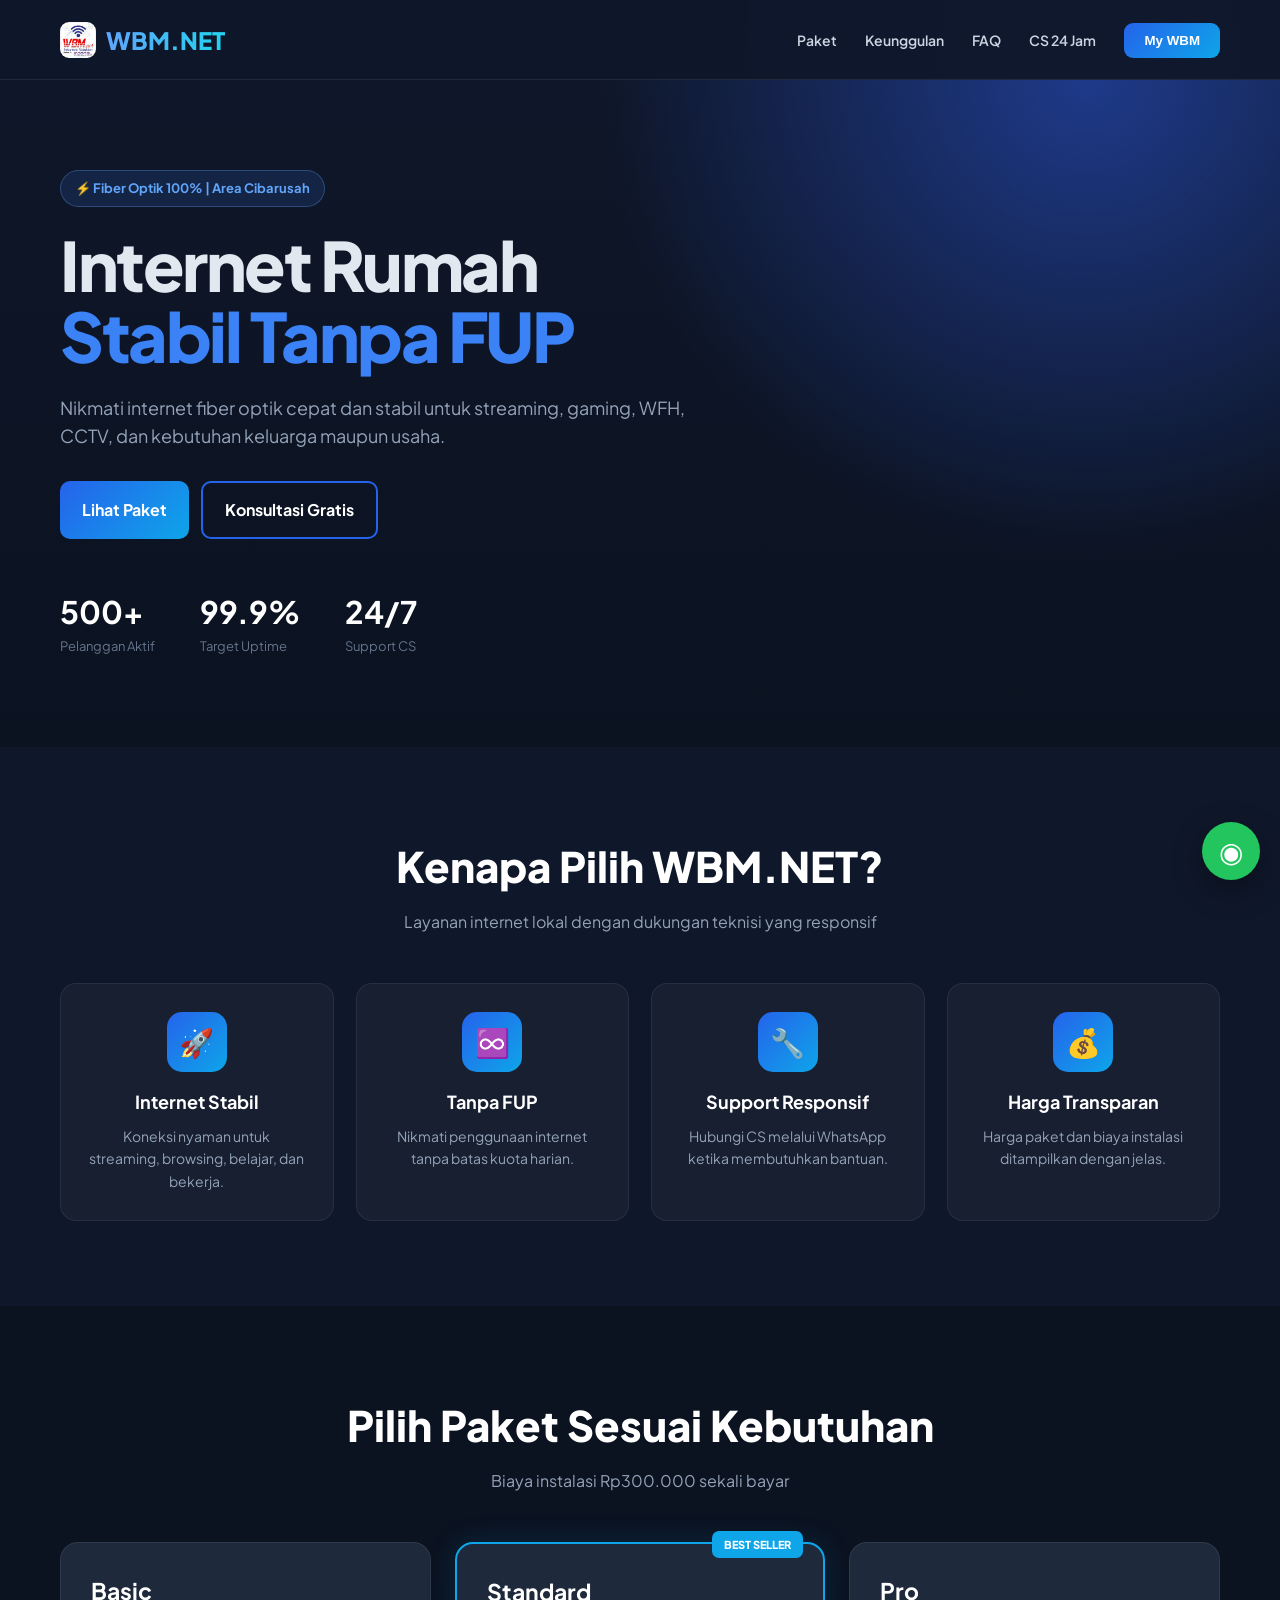
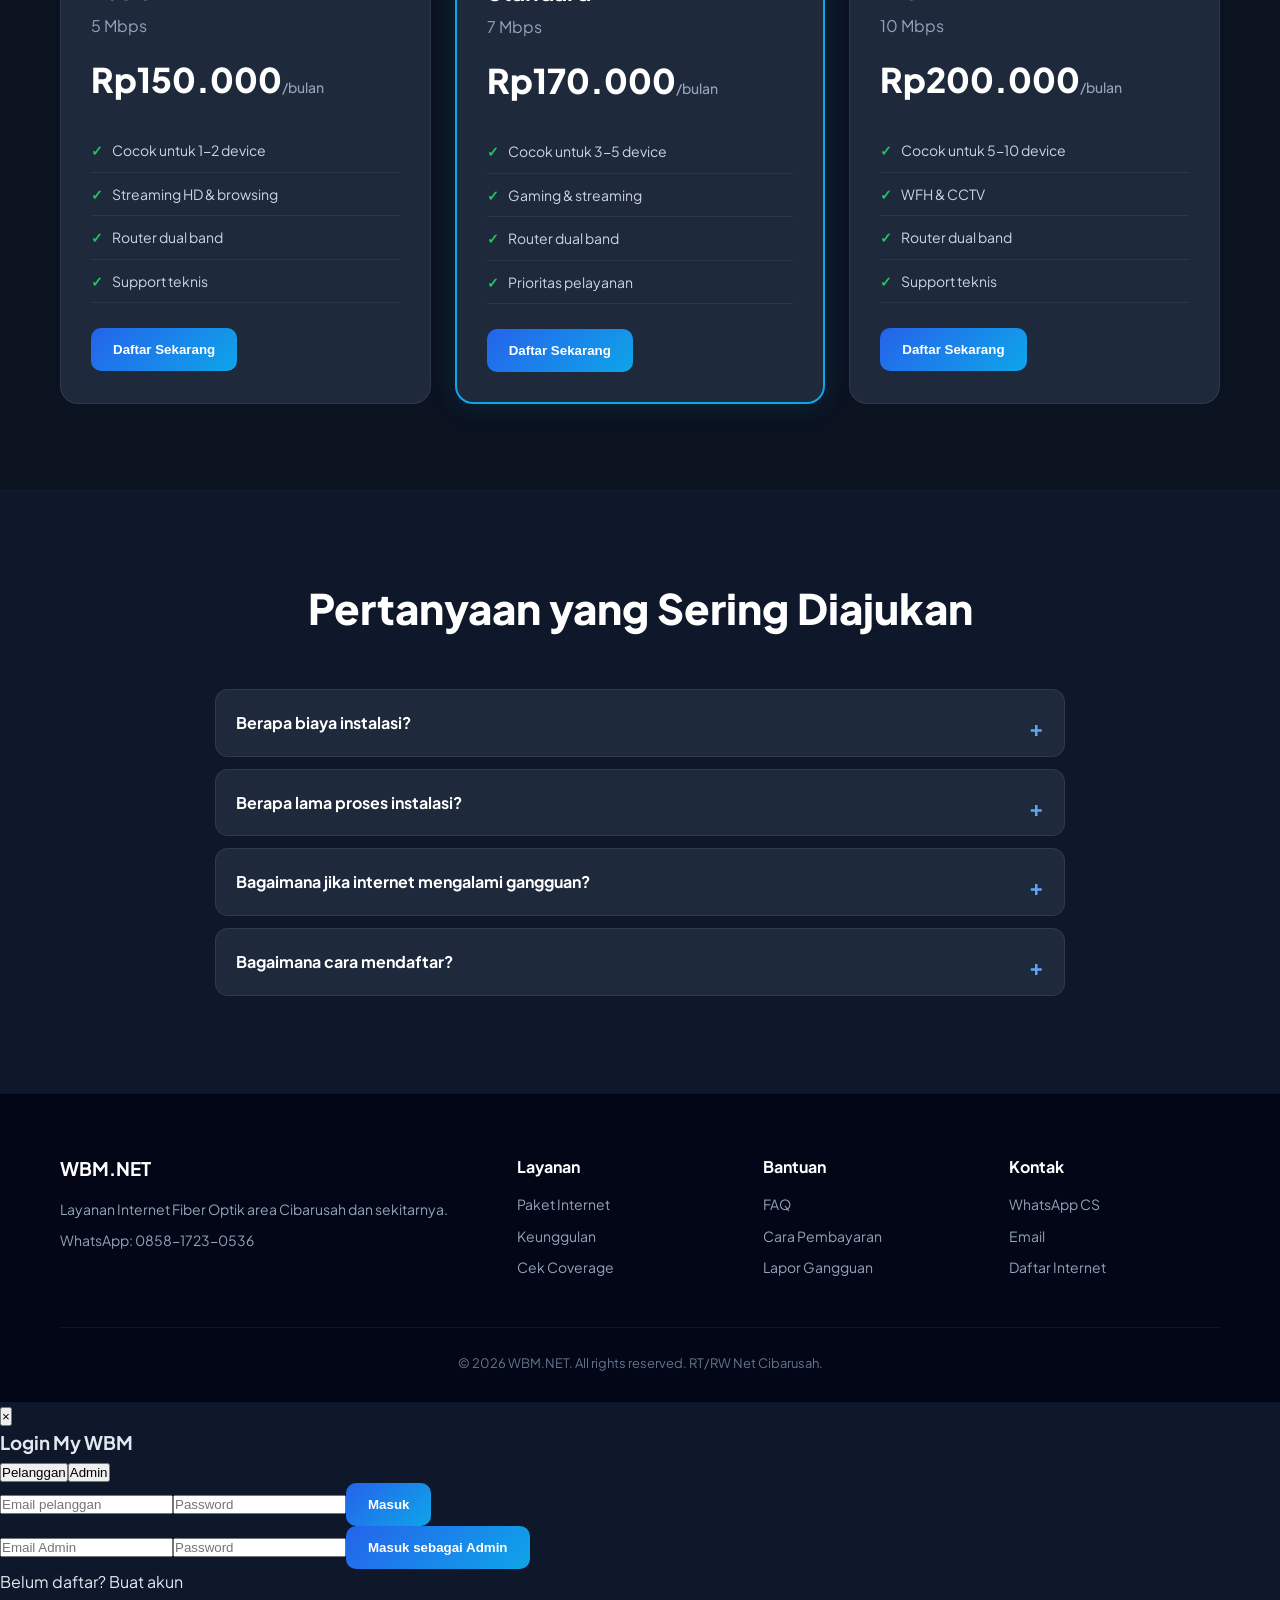
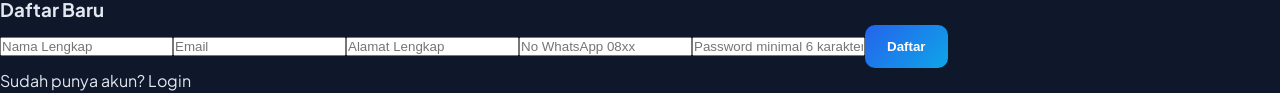
<file: index.html>
<!DOCTYPE html><html lang="id"><head><meta charset="UTF-8"><meta name="viewport" content="width=device-width, initial-scale=1.0"><meta name="description" content="WBM.NET - Internet fiber optik cepat dan stabil untuk rumah dan usaha di Cibarusah."><meta name="theme-color" content="#0f172a"><title>WBM.NET - Internet Fiber Optik Cibarusah</title><link rel="manifest" href="manifest.json"><link rel="icon" href="icon-192.png"><link rel="preconnect" href="https://fonts.googleapis.com"><link rel="preconnect" href="https://fonts.gstatic.com" crossorigin><link href="https://fonts.googleapis.com/css2?family=Plus+Jakarta+Sans:wght@400;500;600;700;800&display=swap" rel="stylesheet"><link rel="stylesheet" href="style.css"></head><body>
<nav class="navbar"><div class="container"><div class="nav-wrap"><a href="#" class="logo"><img src="icon-192.png" width="36" height="36" alt="WBM.NET"><span>WBM.NET</span></a><ul class="nav-links" id="menu"><li><a href="#paket">Paket</a></li><li><a href="#keunggulan">Keunggulan</a></li><li><a href="#faq">FAQ</a></li><li><a href="https://wa.me/6285817230536" target="_blank" rel="noopener">CS 24 Jam</a></li><li id="navAuth"><button class="btn-nav" id="myWbmBtn">My WBM</button></li></ul><button class="menu-toggle" id="menuBtn" aria-label="Buka menu"><span></span><span></span><span></span></button></div></div></nav>
<section class="hero"><div class="container"><div class="hero-content"><div class="badge">⚡ Fiber Optik 100% | Area Cibarusah</div><h1>Internet Rumah<br><span>Stabil Tanpa FUP</span></h1><p>Nikmati internet fiber optik cepat dan stabil untuk streaming, gaming, WFH, CCTV, dan kebutuhan keluarga maupun usaha.</p><div class="hero-actions"><a href="#paket" class="btn">Lihat Paket</a><a href="https://wa.me/6285817230536" target="_blank" rel="noopener" class="btn btn-outline">Konsultasi Gratis</a></div><div class="stats"><div class="stat"><strong>500+</strong><span>Pelanggan Aktif</span></div><div class="stat"><strong>99.9%</strong><span>Target Uptime</span></div><div class="stat"><strong>24/7</strong><span>Support CS</span></div></div></div></div></section>
<section id="keunggulan"><div class="container"><div class="head"><h2>Kenapa Pilih WBM.NET?</h2><p class="sub">Layanan internet lokal dengan dukungan teknisi yang responsif</p></div><div class="grid-4"><div class="feature"><div class="feature-icon">🚀</div><h3>Internet Stabil</h3><p>Koneksi nyaman untuk streaming, browsing, belajar, dan bekerja.</p></div><div class="feature"><div class="feature-icon">♾️</div><h3>Tanpa FUP</h3><p>Nikmati penggunaan internet tanpa batas kuota harian.</p></div><div class="feature"><div class="feature-icon">🔧</div><h3>Support Responsif</h3><p>Hubungi CS melalui WhatsApp ketika membutuhkan bantuan.</p></div><div class="feature"><div class="feature-icon">💰</div><h3>Harga Transparan</h3><p>Harga paket dan biaya instalasi ditampilkan dengan jelas.</p></div></div></div></section>
<section id="paket" class="packages-section"><div class="container"><div class="head"><h2>Pilih Paket Sesuai Kebutuhan</h2><p class="sub">Biaya instalasi Rp300.000 sekali bayar</p></div><div class="grid-3"><div class="paket"><h3>Basic</h3><p class="speed">5 Mbps</p><div class="harga">Rp150.000<span>/bulan</span></div><ul><li>Cocok untuk 1-2 device</li><li>Streaming HD & browsing</li><li>Router dual band</li><li>Support teknis</li></ul><button class="btn btnDaftar" data-paket="5 Mbps" data-harga="150000">Daftar Sekarang</button></div><div class="paket best"><div class="tag">BEST SELLER</div><h3>Standard</h3><p class="speed">7 Mbps</p><div class="harga">Rp170.000<span>/bulan</span></div><ul><li>Cocok untuk 3-5 device</li><li>Gaming & streaming</li><li>Router dual band</li><li>Prioritas pelayanan</li></ul><button class="btn btnDaftar" data-paket="7 Mbps" data-harga="170000">Daftar Sekarang</button></div><div class="paket"><h3>Pro</h3><p class="speed">10 Mbps</p><div class="harga">Rp200.000<span>/bulan</span></div><ul><li>Cocok untuk 5-10 device</li><li>WFH & CCTV</li><li>Router dual band</li><li>Support teknis</li></ul><button class="btn btnDaftar" data-paket="10 Mbps" data-harga="200000">Daftar Sekarang</button></div></div></div></section>
<section id="faq"><div class="container"><div class="head"><h2>Pertanyaan yang Sering Diajukan</h2></div><div class="faq-wrap"><details class="faq-item"><summary>Berapa biaya instalasi?</summary><p>Biaya instalasi sebesar Rp300.000 sekali bayar, sesuai ketentuan layanan.</p></details><details class="faq-item"><summary>Berapa lama proses instalasi?</summary><p>Estimasi 1-3 hari kerja setelah proses pendaftaran dan pembayaran instalasi, tergantung hasil survey lokasi.</p></details><details class="faq-item"><summary>Bagaimana jika internet mengalami gangguan?</summary><p>Hubungi CS WBM.NET melalui WhatsApp agar laporan dapat ditindaklanjuti oleh tim teknis.</p></details><details class="faq-item"><summary>Bagaimana cara mendaftar?</summary><p>Gunakan tombol Daftar Sekarang pada paket yang dipilih atau buka halaman daftar pelanggan.</p></details></div></div></section>
<footer><div class="container"><div class="footer-grid"><div><h3>WBM.NET</h3><p>Layanan Internet Fiber Optik area Cibarusah dan sekitarnya.</p><p>WhatsApp: 0858-1723-0536</p></div><div><h4>Layanan</h4><a href="#paket">Paket Internet</a><a href="#keunggulan">Keunggulan</a><a href="https://wa.me/6285817230536" target="_blank">Cek Coverage</a></div><div><h4>Bantuan</h4><a href="#faq">FAQ</a><a href="https://wa.me/6285817230536" target="_blank">Cara Pembayaran</a><a href="https://wa.me/6285817230536" target="_blank">Lapor Gangguan</a></div><div><h4>Kontak</h4><a href="https://wa.me/6285817230536" target="_blank">WhatsApp CS</a><a href="mailto:wbmnet2020@gmail.com">Email</a><a href="#paket">Daftar Internet</a></div></div><div class="copyright">© 2026 WBM.NET. All rights reserved. RT/RW Net Cibarusah.</div></div></footer>
<a class="floating-wa" href="https://wa.me/6285817230536" target="_blank" rel="noopener" aria-label="WhatsApp">◉</a>
<div class="modal" id="modalAuth"><div class="modal-box"><button class="modal-close" id="modalClose">×</button><div id="boxLogin" class="form-panel active"><h3>Login My WBM</h3><div class="tab-login"><button class="tab-btn active" data-tab="pelanggan">Pelanggan</button><button class="tab-btn" data-tab="admin">Admin</button></div><div id="formLoginPelanggan" class="form-panel active"><input type="email" id="loginEmailPel" placeholder="Email pelanggan"><input type="password" id="loginPassPel" placeholder="Password"><button id="btnLoginPelanggan" class="btn">Masuk</button></div><div id="formLoginAdmin" class="form-panel"><input type="email" id="loginEmail" placeholder="Email Admin"><input type="password" id="loginPass" placeholder="Password"><button id="btnLoginAdmin" class="btn">Masuk sebagai Admin</button></div><p class="switch">Belum daftar? <a id="openRegister">Buat akun</a></p><p id="errLogin" class="error"></p></div><div id="boxDaftar" class="form-panel"><h3>Daftar Baru</h3><input type="text" id="regNama" placeholder="Nama Lengkap"><input type="email" id="regEmail" placeholder="Email"><input type="text" id="regAlamat" placeholder="Alamat Lengkap"><input type="tel" id="regHP" placeholder="No WhatsApp 08xx"><input type="password" id="regPass" placeholder="Password minimal 6 karakter"><button id="btnDaftar" class="btn">Daftar</button><p class="switch">Sudah punya akun? <a id="openLogin">Login</a></p><p id="errDaftar" class="error"></p><p id="okDaftar" class="success"></p></div></div></div>
<script type="module" src="app.js"></script></body></html>
</file>
<file: style.css>
:root{--primary:#2563eb;--accent:#0ea5e9;--dark:#0f172a;--dark2:#020617;--card:#1e293b;--text:#e2e8f0;--muted:#94a3b8;--green:#22c55e}
*{margin:0;padding:0;box-sizing:border-box}html{scroll-behavior:smooth}body{font-family:'Plus Jakarta Sans',sans-serif;line-height:1.6;color:var(--text);background:var(--dark);overflow-x:hidden}a{text-decoration:none;color:inherit}.container{max-width:1200px;margin:auto;padding:0 20px}
.navbar{position:fixed;top:0;left:0;width:100%;height:80px;background:rgba(15,23,42,.96);backdrop-filter:blur(20px);border-bottom:1px solid rgba(255,255,255,.08);z-index:1000}.nav-wrap{height:80px;display:flex;justify-content:space-between;align-items:center}.logo{display:flex;align-items:center;gap:10px;font-size:24px;font-weight:800;color:#fff}.logo img{border-radius:9px}.logo span{background:linear-gradient(90deg,#60a5fa,#22d3ee);-webkit-background-clip:text;background-clip:text;color:transparent}.nav-links{display:flex;gap:28px;list-style:none;align-items:center}.nav-links a{color:#cbd5e1;font-weight:600;font-size:14px;transition:.25s}.nav-links a:hover{color:#fff}.btn-nav{padding:10px 20px;background:linear-gradient(135deg,var(--primary),var(--accent));border:0;border-radius:9px;color:#fff;font-weight:700;cursor:pointer}.menu-toggle{display:none;flex-direction:column;gap:5px;background:none;border:0;cursor:pointer;padding:7px}.menu-toggle span{width:27px;height:3px;background:#fff;border-radius:3px;transition:.25s}.menu-toggle.active span:nth-child(1){transform:rotate(45deg) translate(5px,6px)}.menu-toggle.active span:nth-child(2){opacity:0}.menu-toggle.active span:nth-child(3){transform:rotate(-45deg) translate(5px,-6px)}
.hero{min-height:680px;padding:170px 0 90px;background:radial-gradient(circle at 85% 10%,#1e3a8a 0,transparent 38%),linear-gradient(180deg,#0f172a,#0b1220)}.hero-content{max-width:900px}.badge{display:inline-flex;background:rgba(59,130,246,.14);border:1px solid rgba(96,165,250,.3);color:#60a5fa;padding:7px 14px;border-radius:30px;font-size:13px;font-weight:700;margin-bottom:22px}.hero h1{font-size:clamp(42px,7vw,68px);font-weight:800;line-height:1.05;letter-spacing:-2.5px;margin-bottom:22px}.hero h1 span{color:#3b82f6}.hero p{max-width:650px;color:var(--muted);font-size:18px;margin-bottom:30px}.hero-actions{display:flex;gap:12px;flex-wrap:wrap}.btn{display:inline-flex;justify-content:center;align-items:center;padding:14px 22px;background:linear-gradient(135deg,var(--primary),var(--accent));border:0;border-radius:10px;color:#fff;font-weight:700;cursor:pointer;transition:.25s}.btn:hover{transform:translateY(-2px);opacity:.92}.btn-outline{background:transparent;border:2px solid var(--primary)}.btn-ghost{background:rgba(255,255,255,.06);border:1px solid rgba(255,255,255,.12)}.stats{display:flex;gap:45px;flex-wrap:wrap;margin-top:48px}.stat{display:flex;flex-direction:column}.stat strong{font-size:31px;color:#fff}.stat span{font-size:13px;color:#64748b}
section{padding:85px 0}.packages-section{background:#0b1220}.head{text-align:center;margin-bottom:48px}.head h2{font-size:clamp(30px,5vw,42px);font-weight:800;margin-bottom:10px;color:#fff}.sub{color:var(--muted)}.grid-3{display:grid;grid-template-columns:repeat(3,1fr);gap:24px}.grid-4{display:grid;grid-template-columns:repeat(4,1fr);gap:22px}.paket{position:relative;background:var(--card);border:1px solid rgba(255,255,255,.08);border-radius:18px;padding:30px;transition:.25s}.paket:hover{transform:translateY(-5px);border-color:var(--primary)}.paket.best{border:2px solid var(--accent);box-shadow:0 0 30px rgba(14,165,233,.15)}.tag{position:absolute;top:-13px;right:20px;background:var(--accent);color:#fff;padding:5px 12px;border-radius:7px;font-size:11px;font-weight:800}.paket h3{font-size:23px;color:#fff}.speed{color:var(--muted);margin:4px 0 14px}.harga{font-size:34px;font-weight:800;color:#fff}.harga span{font-size:14px;color:var(--muted);font-weight:500}.paket ul{list-style:none;margin:22px 0 25px}.paket li{padding:10px 0;border-bottom:1px solid rgba(255,255,255,.06);font-size:14px;color:#cbd5e1}.paket li::before{content:"✓";color:var(--green);font-weight:800;margin-right:9px}
.feature{background:rgba(255,255,255,.035);border:1px solid rgba(255,255,255,.07);padding:28px;border-radius:16px;text-align:center}.feature-icon{width:60px;height:60px;background:linear-gradient(135deg,var(--primary),var(--accent));border-radius:15px;display:flex;align-items:center;justify-content:center;font-size:28px;margin:0 auto 16px}.feature h3{font-size:18px;color:#fff;margin-bottom:8px}.feature p{font-size:14px;color:var(--muted)}
.faq-wrap{max-width:850px;margin:auto}.faq-item{background:var(--card);border:1px solid rgba(255,255,255,.08);border-radius:13px;margin-bottom:12px;overflow:hidden}.faq-item summary{padding:20px;color:#fff;font-weight:700;cursor:pointer;list-style:none}.faq-item summary::after{content:"+";float:right;color:#60a5fa;font-size:22px}.faq-item[open] summary::after{content:"−"}.faq-item p{padding:0 20px 20px;color:var(--muted);font-size:14px}
footer{background:var(--dark2);padding:60px 0 28px;border-top:1px solid rgba(255,255,255,.06)}.footer-grid{display:grid;grid-template-columns:2fr 1fr 1fr 1fr;gap:35px;margin-bottom:40px}.footer-grid h3,.footer-grid h4{color:#fff;margin-bottom:14px}.footer-grid p,.footer-grid a{display:block;color:#94a3b8;font-size:14px;margin-bottom:9px}.footer-grid a:hover{color:#fff}.copyright{text-align:center;border-top:1px solid rgba(255,255,255,.06);padding-top:25px;color:#64748b;font-size:13px}.floating-wa{position:fixed;right:20px;bottom:20px;width:58px;height:58px;border-radius:50%;background:#22c55e;color:#fff;display:flex;align-items:center;justify-content:center;font-size:28px;box-shadow:0 10px 30px rgba(0,0,0,.35);z-index:900}
@media(max-width:900px){.grid-4{grid-template-columns:repeat(2,1fr)}.footer-grid{grid-template-columns:repeat(2,1fr)}}@media(max-width:768px){.menu-toggle{display:flex}.nav-links{position:fixed;top:92px;right:16px;width:calc(100% - 32px);max-width:300px;background:rgba(15,23,42,.99);backdrop-filter:blur(20px);flex-direction:column;padding:24px;gap:18px;border:1px solid rgba(255,255,255,.1);border-radius:16px;box-shadow:0 15px 40px rgba(0,0,0,.55);transform:translateX(120%);opacity:0;pointer-events:none;transition:.3s}.nav-links.active{transform:translateX(0);opacity:1;pointer-events:auto}.nav-links li{width:100%;text-align:center}.nav-links a,.btn-nav{display:block;width:100%}.grid-3{grid-template-columns:1fr}.hero{padding-top:145px}.stats{gap:25px}}@media(max-width:560px){.grid-4,.footer-grid{grid-template-columns:1fr}section{padding:65px 0}.hero h1{letter-spacing:-1.5px}.hero p{font-size:16px}.hero-actions .btn{width:100%}}
</file>
